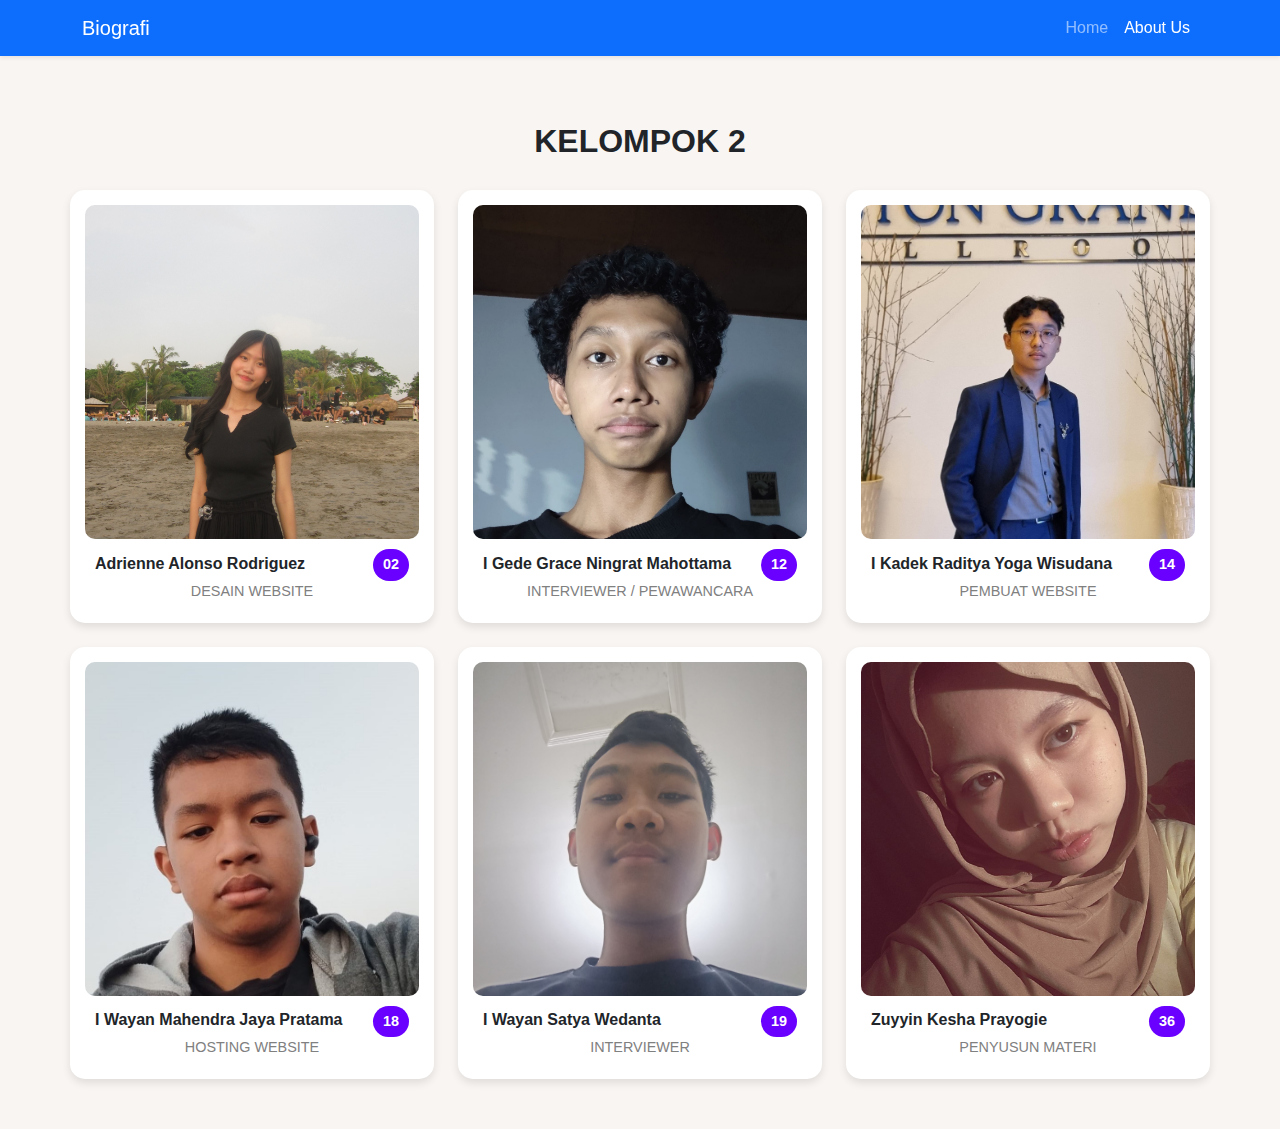
<file: about kelompok 2.html>
<!DOCTYPE html>
<html lang="en">
  <head>
    <meta charset="UTF-8" />
    <meta name="viewport" content="width=device-width, initial-scale=1" />
    <title>Kelompok 2</title>
    <link href="https://cdn.jsdelivr.net/npm/bootstrap@5.3.0/dist/css/bootstrap.min.css" rel="stylesheet" />
    <style>
      body {
        background-color: #f9f5f2;
        text-align: center;
        font-family: Arial, sans-serif;
      }
      .team-container {
        padding: 50px 0;
      }
      .team-title {
        font-size: 2rem;
        font-weight: bold;
        margin-bottom: 30px;
      }
      .member-card {
        background: #fff;
        border-radius: 15px;
        padding: 15px;
        box-shadow: 0 4px 8px rgba(0, 0, 0, 0.1);
        text-align: center;
        position: relative;
      }
      .member-card img {
        width: 100%;
        border-radius: 10px;
      }
      .member-info {
        margin-top: 10px;
        display: flex;
        justify-content: space-between;
        align-items: center;
        padding: 0 10px;
      }
      .member-name {
        font-size: 1rem;
        font-weight: bold;
        flex-grow: 1;
        text-align: left;
        margin-bottom: 2px; /* Mengurangi jarak antara nama dan peran */
      }
      .member-badge {
        background: #6a00ff;
        color: white;
        font-weight: bold;
        border-radius: 20px;
        padding: 5px 10px;
        font-size: 0.9rem;
      }
      .member-role {
        font-size: 0.9rem;
        color: gray;
        margin-bottom: 5px; /* Mengurangi jarak antara peran dan elemen di bawahnya */
      }
    </style>
  </head>

  <body id="home">
    <!-- Navbar -->
    <nav class="navbar navbar-expand-lg navbar-dark bg-primary shadow-sm fixed-top">
      <div class="container">
        <a class="navbar-brand" href="#">Biografi</a>
        <button class="navbar-toggler" type="button" data-bs-toggle="collapse" data-bs-target="#navbarNav" aria-controls="navbarNav" aria-expanded="false" aria-label="Toggle navigation">
          <span class="navbar-toggler-icon"></span>
        </button>
        <div class="collapse navbar-collapse" id="navbarNav">
          <ul class="navbar-nav ms-auto">
            <li class="nav-item">
              <a class="nav-link" aria-current="page" href="index.html">Home</a>
            </li>
            <li class="nav-item">
              <a class="nav-link active" href="#aboutus">About Us</a>
            </li>
          </ul>
        </div>
      </div>
    </nav>

    <br /><br /><br />

    <div class="container team-container">
      <h1 class="team-title">KELOMPOK 2</h1>
      <div class="row g-4 justify-content-center">
        <!-- Member 1 -->
        <div class="col-md-4 col-sm-6">
          <div class="member-card">
            <img src="adrienne.JPG" alt="Adrienne" />
            <div class="member-info">
              <p class="member-name">Adrienne Alonso Rodriguez</p>
              <span class="member-badge">02</span>
            </div>
            <p class="member-role">DESAIN WEBSITE</p>
          </div>
        </div>

        <!-- Member 2 -->
        <div class="col-md-4 col-sm-6">
          <div class="member-card">
            <img src="grace.jpeg" alt="Grace" />
            <div class="member-info">
              <p class="member-name">I Gede Grace Ningrat Mahottama</p>
              <span class="member-badge">12</span>
            </div>
            <p class="member-role">INTERVIEWER / PEWAWANCARA</p>
          </div>
        </div>

        <!-- Member 3 -->
        <div class="col-md-4 col-sm-6">
          <div class="member-card">
            <img src="radit.jpeg" alt="Radit" />
            <div class="member-info">
              <p class="member-name">I Kadek Raditya Yoga Wisudana</p>
              <span class="member-badge">14</span>
            </div>
            <p class="member-role">PEMBUAT WEBSITE</p>
          </div>
        </div>

        <!-- Member 4 -->
        <div class="col-md-4 col-sm-6">
          <div class="member-card">
            <img src="mahendra.jpeg" alt="Mahendra" />
            <div class="member-info">
              <p class="member-name">I Wayan Mahendra Jaya Pratama</p>
              <span class="member-badge">18</span>
            </div>
            <p class="member-role">HOSTING WEBSITE</p>
          </div>
        </div>

        <!-- Member 5 -->
        <div class="col-md-4 col-sm-6">
          <div class="member-card">
            <img src="satya.jpeg" alt="Satya" />
            <div class="member-info">
              <p class="member-name">I Wayan Satya Wedanta</p>
              <span class="member-badge">19</span>
            </div>
            <p class="member-role">INTERVIEWER</p>
          </div>
        </div>

        <!-- Member 6 -->
        <div class="col-md-4 col-sm-6">
          <div class="member-card">
            <img src="zuyyin.jpeg" alt="Zuyyin Kesha" />
            <div class="member-info">
              <p class="member-name">Zuyyin Kesha Prayogie</p>
              <span class="member-badge">36</span>
            </div>
            <p class="member-role">PENYUSUN MATERI</p>
          </div>
        </div>
      </div>
    </div>

    <script src="https://cdn.jsdelivr.net/npm/bootstrap@5.3.0/dist/js/bootstrap.bundle.min.js"></script>
  </body>
</html>
</file>
